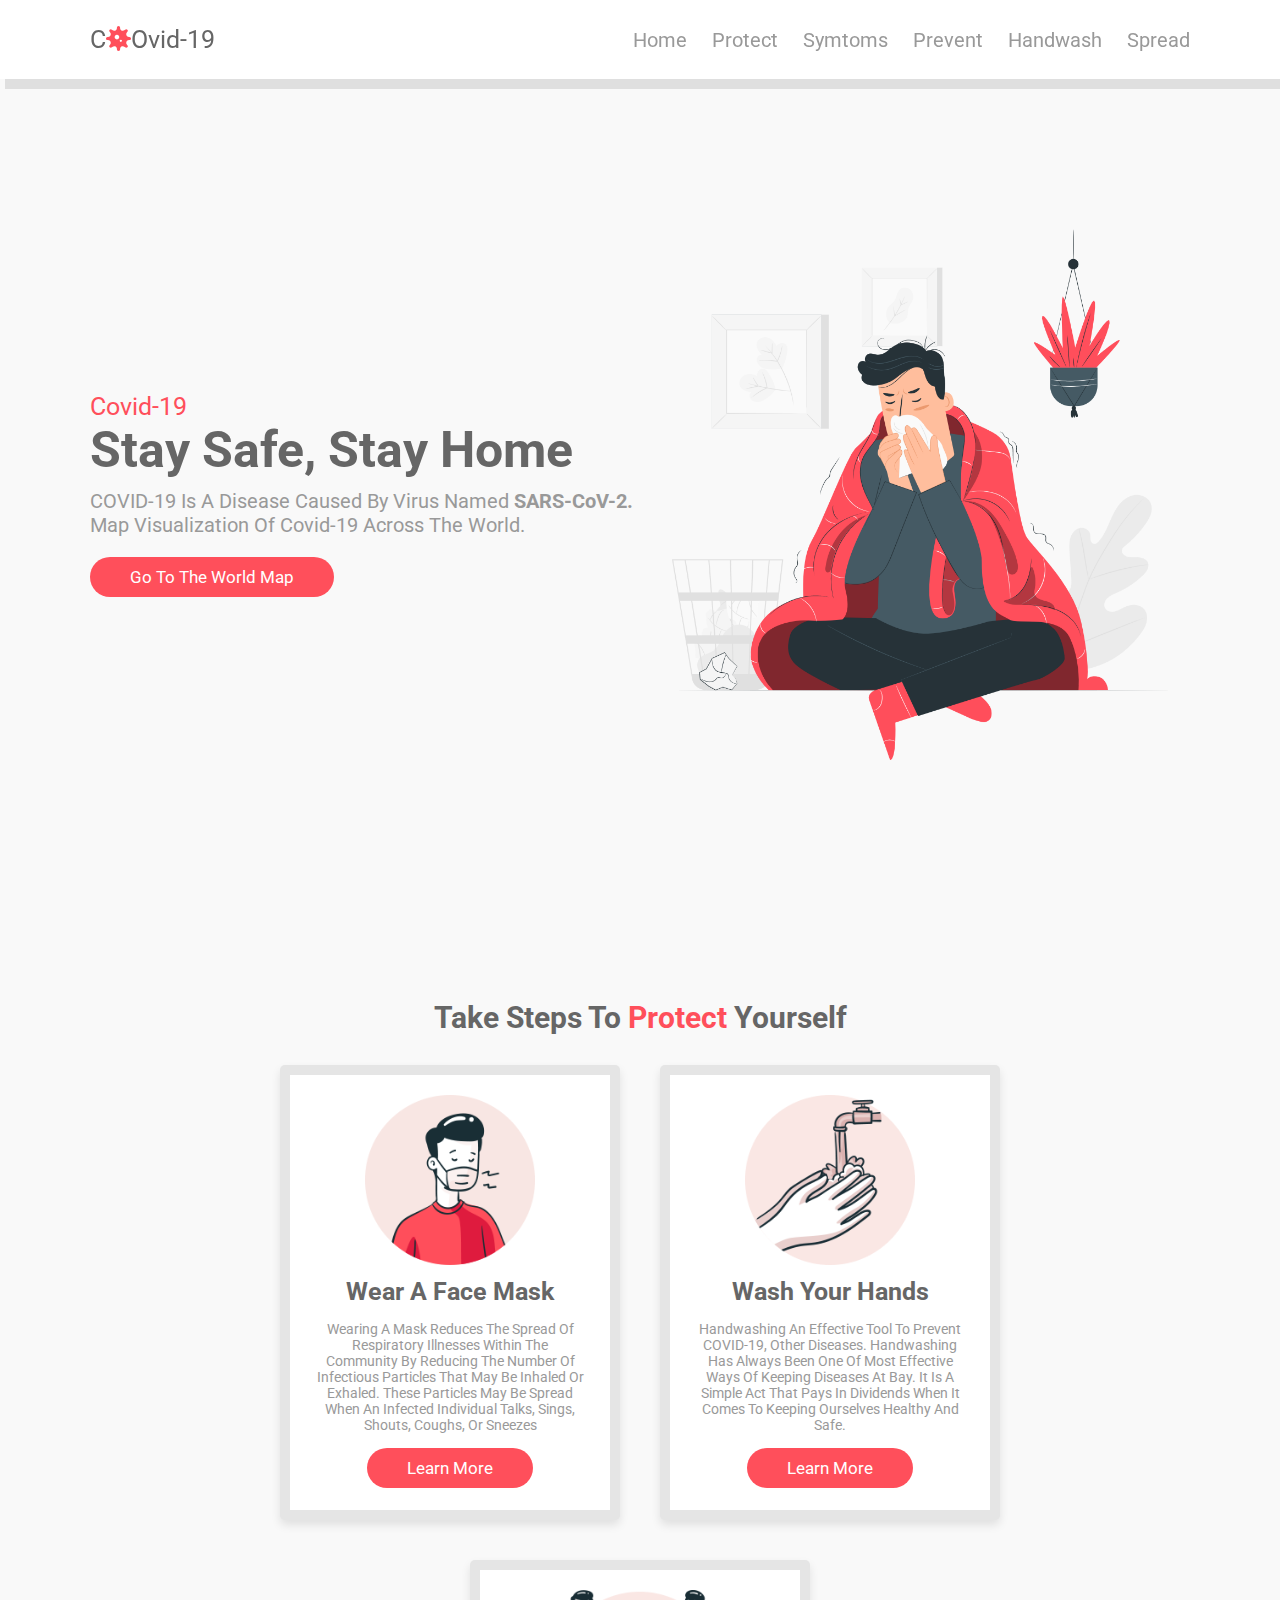
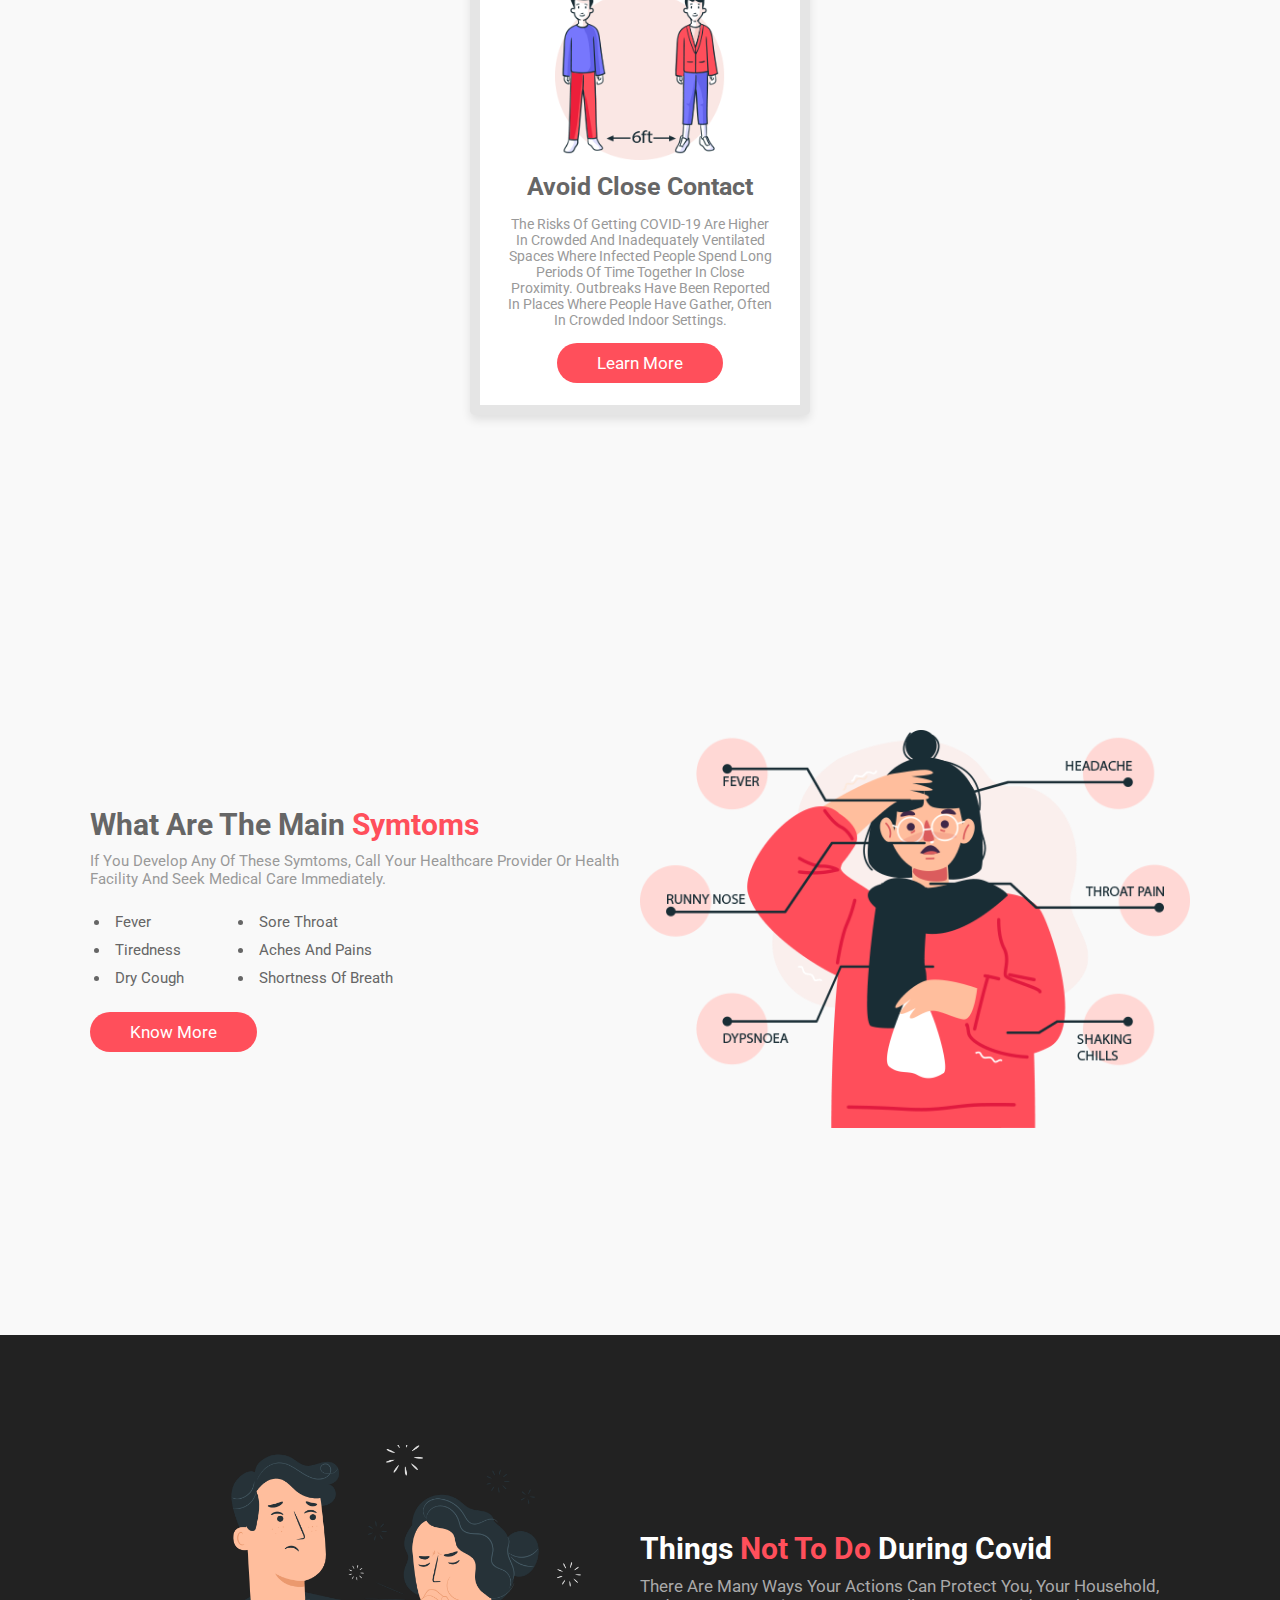
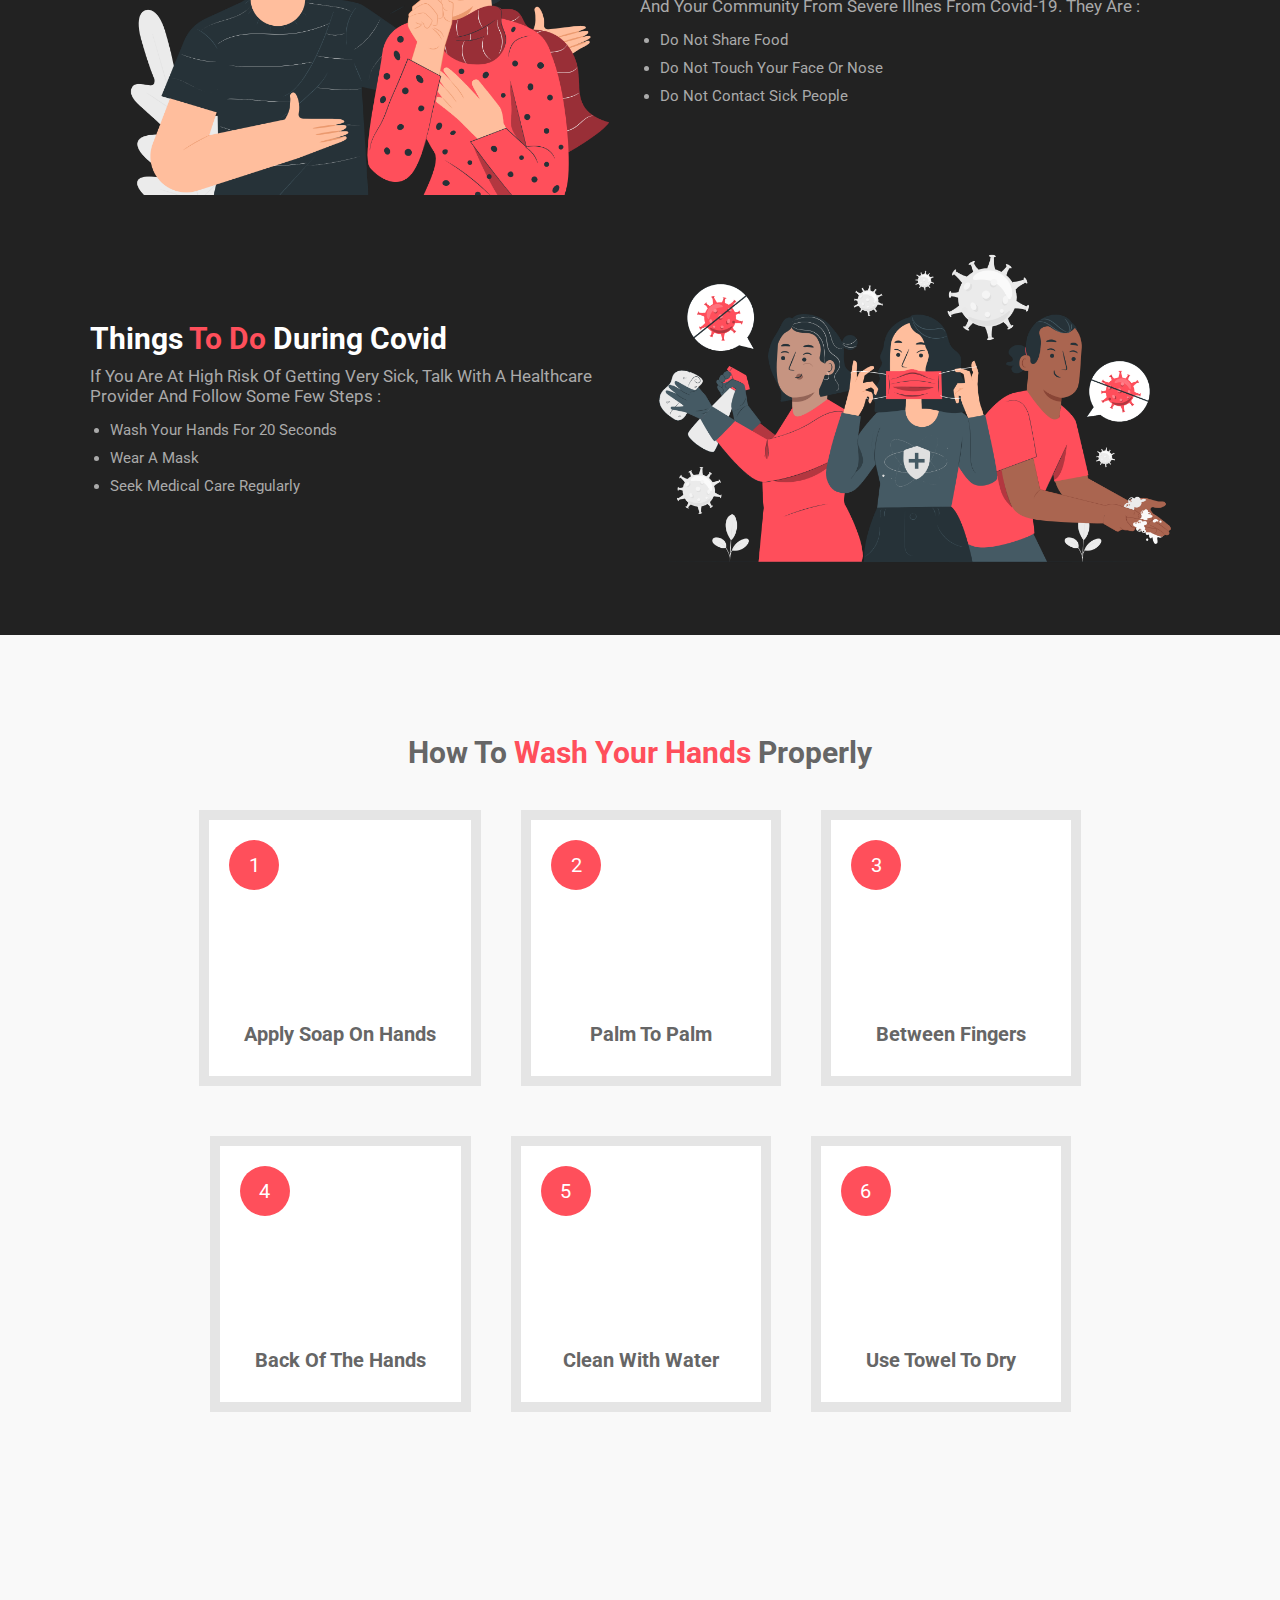
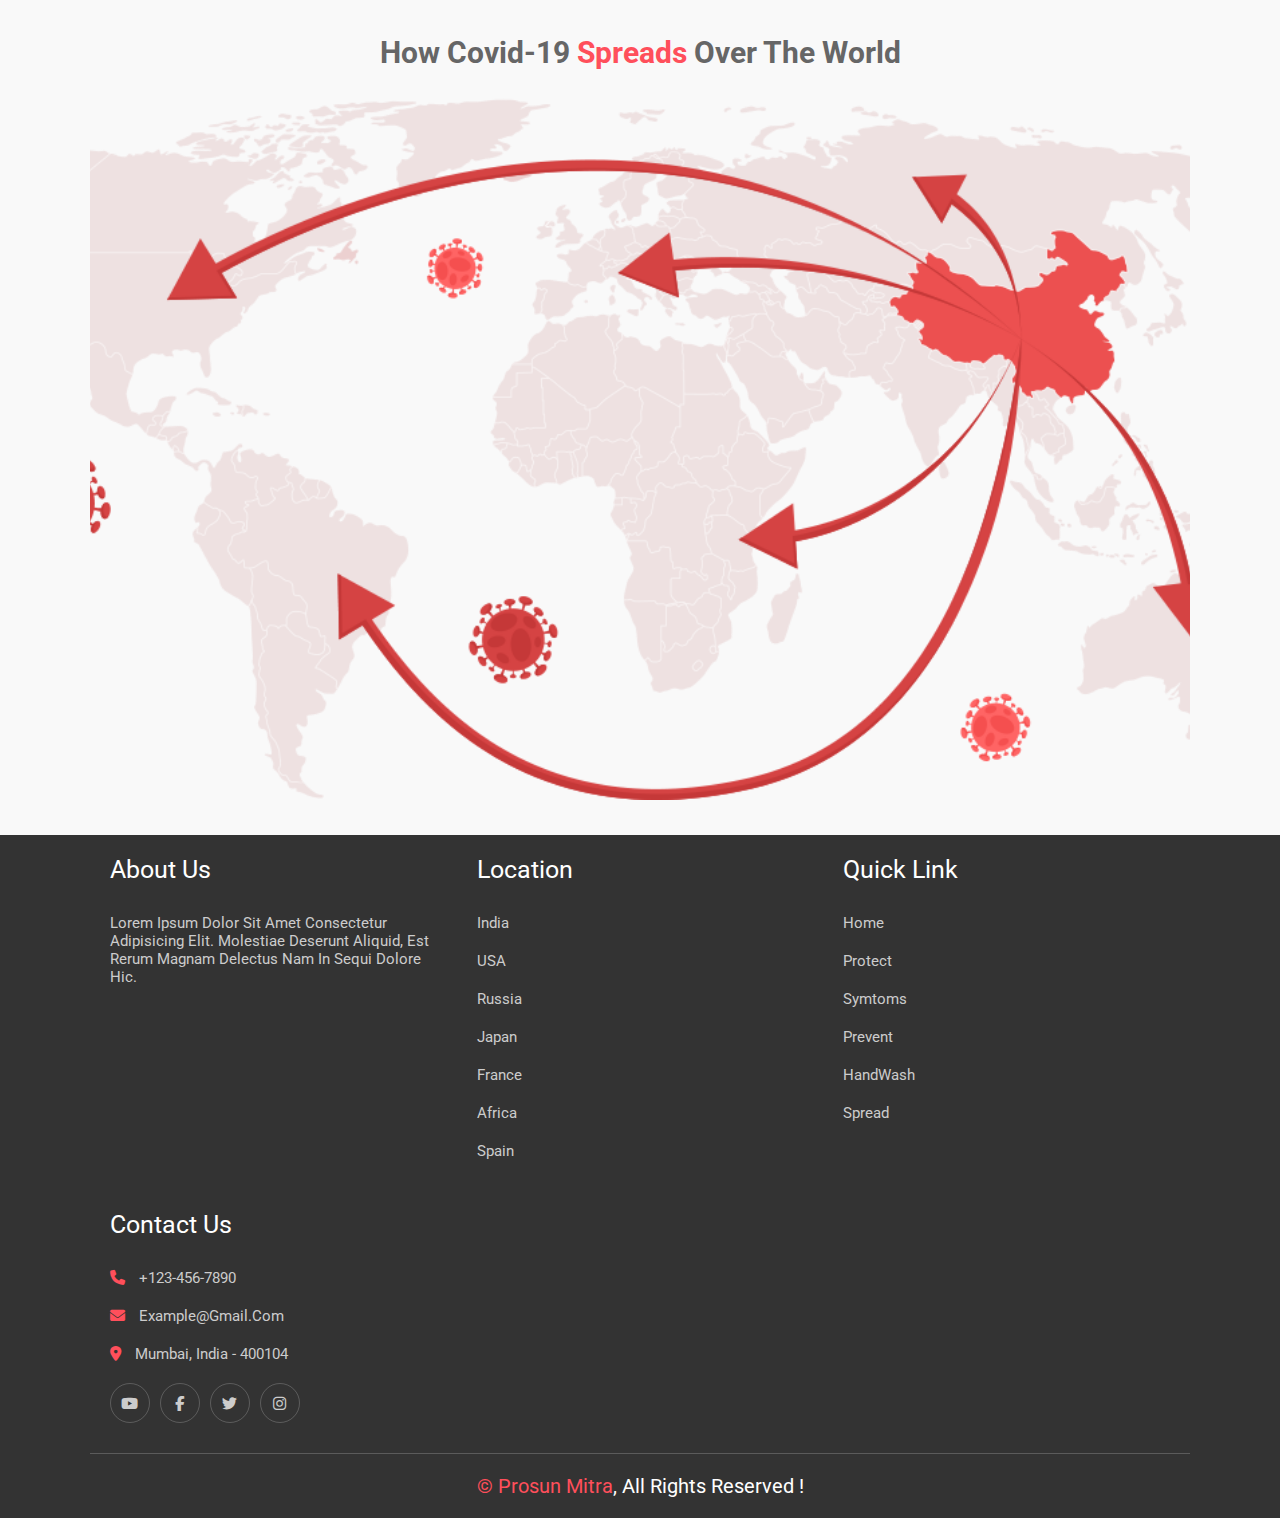
<file: index.html>
<!DOCTYPE html>
<html lang="en">
<head>
    <meta charset="UTF-8">
    <meta name="viewport" content="width=device-width, initial-scale=1.0">
    <title>Responsive Covid-19 Website</title>

    <!-- font awesome cdn link -->
    <link rel="stylesheet" href="https://cdnjs.cloudflare.com/ajax/libs/font-awesome/6.4.2/css/all.min.css">

    <!-- custom css file link -->
    <link rel="stylesheet" href="style.css">
    <link rel="shortcut icon" href="images/pandemic.png" type="image/x-icon">
</head>
<body>
    
    <!-- Header Section -->
    <header>
        <a href="#" class="logo">c<span class="fas fa-virus"></span>ovid-19</a>

        <div id="menu" class="fas fa-bars"></div>

        <nav class="navbar">
            <ul>
                <li><a class="active" href="#home">Home</a></li>
                <li><a href="#protect">Protect</a></li>
                <li><a href="#symtoms">Symtoms</a></li>
                <li><a href="#prevent">Prevent</a></li>
                <li><a href="#handwash">Handwash</a></li>
                <li><a href="#spread">Spread</a></li>
            </ul>


        </nav>
    </header>

    <!-- Home Section -->
    <section class="home" id="home">

        <div class="content">

            <span>Covid-19</span>
            <h3>Stay Safe, Stay Home</h3>
            <p>COVID-19 is a disease caused by virus named <strong>SARS-CoV-2.</strong> 
             Map visualization of Covid-19 across the world.</p>
             <!-- Dark Version -->
            <!-- <a href="https://coronamapprosun.netlify.app/" target="_blank" class="btn">Go to the World map</a> -->
            <!-- Light Version -->
            <a href="https://coronamap-light.netlify.app/" target="_blank" class="btn">Go to the World map</a>

        </div>
        
        <div class="image">
            <img src="images/home-img.png" alt="" loading="lazy">
        </div>

    </section>
    <!-- Home Section End -->

    <section class="protect" id="protect">
        <h1 class="heading">Take Steps to <span>Protect</span> Yourself</h1>

        <div class="box-container">
            <div class="box">
                <img src="images/protect-1.png" alt="" loading="lazy">
                <h3>Wear A Face Mask</h3>
                <p>Wearing a mask reduces the spread of respiratory illnesses within the community by  
                reducing the number of infectious particles that may be inhaled or exhaled. These particles 
                may be spread when an infected individual talks, sings, shouts, coughs, or sneezes</p>
                <a href="https://www.who.int/news-room/questions-and-answers/item/coronavirus-disease-covid-19-masks" 
                target="_blank" class="btn">Learn More</a>
            </div>
    
            <div class="box">
                <img src="images/protect-2.png" alt="" loading="lazy">
                <h3>Wash Your Hands</h3>
                <p>Handwashing an effective tool to prevent COVID-19, other diseases. Handwashing has always been 
                one of most effective ways of keeping diseases at bay. It is a simple act that pays in dividends 
                when it comes to keeping ourselves healthy and safe.</p>
                <a href="https://www.who.int/southeastasia/news/detail/15-10-2020-handwashing-an-effective-tool-to-prevent-covid-19-other-diseases" 
                target="_blank" class="btn">Learn More</a>
            </div>
    
            <div class="box">
                <img src="images/protect-3.png" alt="" loading="lazy">
                <h3>Avoid Close Contact</h3>
                <p>The risks of getting COVID-19 are higher in crowded and inadequately ventilated spaces where 
                infected people spend long periods of time together in close proximity. Outbreaks have been 
                reported in places where people have gather, often in crowded indoor settings.</p>
                <a href="https://www.who.int/news-room/questions-and-answers/item/coronavirus-disease-covid-19-small-public-gatherings"
                target="_blank" class="btn">Learn More</a>
            </div>
        </div>

    </section>

    <!-- Symtoms Section -->
    <section class="symtoms" id="symtoms">
        <div class="content">
            <h1 class="heading">What are the Main <span>Symtoms</span></h1>
            <p>If you develop any of these symtoms, call your healthcare provider or health facility and seek 
            medical care immediately.</p>
            <ul>
                <div class="one">
                    <li>Fever</li>
                    <li>Tiredness</li>
                    <li>Dry Cough</li>
                </div>
                <div class="two">
                    <li>Sore Throat</li>
                    <li>Aches and Pains</li>
                    <li>Shortness of Breath</li>
                </div>
            </ul>
            <a href="https://www.who.int/westernpacific/emergencies/covid-19/information/asymptomatic-covid-19" 
            target="_blank" class="btn">Know More</a>
        </div>
        <div class="image">
            <img src="images/symptoms-img.png" alt="" loading="lazy">
        </div>
    </section>

    <!-- Prevent Section -->

    <section class="prevent" id="prevent">

        <div class="row">

            <div class="image">
                <img src="images/dont-img.png" alt="" loading="lazy">
            </div>

            <div class="content">
                <h1 class="heading">Things <span>Not To Do</span> During Covid</h1>
                <p>there are many ways your actions can protect you, your household, and your community from 
                severe illnes from Covid-19. they are :</p>
                <ul>
                    <li>Do not Share Food</li>
                    <li>Do not Touch Your Face or Nose</li>
                    <li>Do not Contact Sick People</li>
                </ul>
            </div>
        </div>

        <div class="row">

            <div class="content">
                <h1 class="heading">Things <span>To Do</span> During Covid</h1>
                <p>if you are at high risk of getting very sick, talk with a healthcare provider and follow some few steps :</p>
                <ul>
                    <li>Wash Your Hands For 20 Seconds</li>
                    <li>Wear A Mask</li>
                    <li>Seek Medical Care Regularly</li>
                </ul>
            </div>

            <div class="image">
                <img src="images/do-img.png" alt="" loading="lazy">
            </div>

        </div>
    </section>

    <!-- HandWash Section -->
    <section class="handwash" id="handwash">

        <h1 class="heading">How to <span>Wash Your Hands</span> Properly</h1>

        <div class="box-container">

            <div class="box">
                <span>1</span>
                <img src="images/hadnwash-1.png" alt="" loading="lazy">
                <h3>Apply Soap on Hands</h3>
            </div>

            <div class="box">
                <span>2</span>
                <img src="images/hadnwash-2.png" alt="" loading="lazy">
                <h3>Palm to Palm</h3>
            </div>

            <div class="box">
                <span>3</span>
                <img src="images/hadnwash-3.png" alt="" loading="lazy">
                <h3>Between Fingers</h3>
            </div>

            <div class="box">
                <span>4</span>
                <img src="images/hadnwash-4.png" alt="" loading="lazy">
                <h3>Back of the Hands</h3>
            </div>

            <div class="box">
                <span>5</span>
                <img src="images/hadnwash-5.png" alt="" loading="lazy">
                <h3>Clean With Water</h3>
            </div>

            <div class="box">
                <span>6</span>
                <img src="images/hadnwash-6.png" alt="" loading="lazy">
                <h3>Use Towel To Dry</h3>
            </div>
        </div>
    </section>


    <!-- Spread Section -->

    <section class="spread" id="spread">
        <h1 class="heading">How Covid-19 <span>Spreads</span> Over The World</h1>
        <div class="image"></div>
    </section>

    <!-- Footer Section -->
    <section class="footer">
        <div class="box-container">

            <div class="box">
                <h3>About Us</h3>
                <p>Lorem ipsum dolor sit amet consectetur adipisicing elit. Molestiae deserunt aliquid, est rerum
                magnam delectus nam in sequi dolore hic.</p>
            </div>

            <div class="box">
                <h3>Location</h3>
                <a href="#">India</a>
                <a href="#">USA</a>
                <a href="#">Russia</a>
                <a href="#">Japan</a>
                <a href="#">France</a>
                <a href="#">Africa</a>
                <a href="#">Spain</a>
            </div>

            <div class="box">
                <h3>Quick Link</h3>
                <a href="#home">Home</a>
                <a href="#protect">Protect</a>
                <a href="#symtoms">Symtoms</a>
                <a href="#prevent">Prevent</a>
                <a href="#handwash">HandWash</a>
                <a href="#spread">Spread</a>
            </div>

            <div class="box">
                <h3>Contact Us</h3>
                <p> <i class="fas fa-phone"></i>  +123-456-7890</p>
                <p> <i class="fas fa-envelope"></i>  example@gmail.com</p>
                <p> <i class="fas fa-map-marker-alt"></i>  Mumbai, India - 400104</p>
                <div class="share">
                    <a href="#" class="fab fa-youtube"></a>
                    <a href="#" class="fab fa-facebook-f"></a>
                    <a href="#" class="fab fa-twitter"></a>
                    <a href="#" class="fab fa-instagram"></a>
                </div>
            </div>
        </div>

        <h1 class="credit"><a href="#">&copy Prosun Mitra</a>, All Rights Reserved !</h1>
    </section>


    <!-- Scroll Top -->
    <a href="#home" class="scroll-top">
        <img src="images/scroll-img.png" alt="" loading="lazy">
    </a>

    <!-- jquery cdn link -->
    <script src="https://cdnjs.cloudflare.com/ajax/libs/jquery/3.7.0/jquery.min.js"></script>

    <!-- custom js file link -->
    <script src="script.js"></script>
</body>
</html>
</file>
<file: style.css>
@import url('https://fonts.googleapis.com/css2?family=Roboto&family=Teko:wght@500&display=swap');

:root{
    --red:#FF4F5B;
}

*{
    font-family: 'Roboto', sans-serif;
    margin: 0;
    padding: 0;
    box-sizing: border-box;
    outline: none; border: none;
    text-decoration: none;
    transition:all .3s cubic-bezier(.16,.8,.62,1.52);
    text-transform: capitalize;
}

*::section{
    background: var(--red);
    color: #fff;
}

html{
    font-size: 62.5%;
    overflow-x: hidden;
}

html::-webkit-scrollbar{
    width: 1.3rem;
}

html::-webkit-scrollbar-track{
    background: #000;
}

html::-webkit-scrollbar-thumb{
    background: var(--red);
}

body{
    background: #f9f9f9;
}

section{
    min-height: 100vh;
    padding: 0 7%;
    padding-top: 9rem;
}

.btn{
    display: inline-block;
    margin-top: 1rem;
    padding: 1rem 4rem;
    border-radius: 5rem;
    background: var(--red);
    color: #fff;
    overflow: hidden;
    position: relative;
    z-index: 0;
    font-size: 1.7rem;
}

.btn::before{
    content: '';
    position: absolute;
    top:0;left: 0;
    height: 100%;
    width: 100%;
    z-index: -1;
    background-color: #444;
    clip-path: polygon(0 0, 100% 0, 0 0,0% 100%);
    transition: .3s linear;
}

.btn:hover::before{
    clip-path: polygon(0 0, 100% 0, 100% 100%,0% 100%);
}

.heading{
    font-size: 3rem;
    color: #666;
}

.heading span{
    color: var(--red);
}

header{
    width: 100%;
    background: #fff;
    display:flex;
    align-items: center;
    justify-content: space-between;
    position: fixed;
    top: 0;left: 0;
    z-index: 1000;
    padding: 2.5rem 7%;
    box-shadow: 0.5rem 1rem rgba(0,0,0,.1);
}

header .logo{
    font-size: 2.5rem;
    color: #666;
}

header .logo span{
    color: var(--red);
}

header .navbar ul{
    display:flex;
    align-items: center;
    justify-content: center;
    list-style: none;
}

header .navbar ul li{
    margin-left: 2.5rem;
}

header .navbar ul li a{
    color: #999;
    font-size: 2rem;
}

header .navbar ul li a:active,
header .navbar ul li a:hover{
    color: var(--red);
    border-bottom: .2rem solid var(--red);
    padding: .7rem 0;
}

#menu{
    font-size: 3rem;
    color: #999;
    cursor: pointer;
    display: none;
}

.home{
    display: flex;
    align-items: center;
    justify-content: center;
    flex-wrap: wrap;
}

.home .image{
    flex: 1 1 40rem;
}

.home .image img{
    width: 100%;
}

.home .content{
    flex: 1 1 40rem;
}

.home .content span{
    color: var(--red);
    font-size: 2.5rem;
}

.home .content h3{
    color: #666;
    font-size: 5rem;
}

.home .content p{
    color: #999;
    font-size: 2rem;
    padding: 1rem 0;
}

.protect .heading{
    text-align: center;
    padding: 1rem;
}

.protect .box-container{
    display: flex;
    align-items: center;
    justify-content: center;
    flex-wrap: wrap;
}

.protect .box-container .box{
    background: #fff;
    border: 1rem solid rgba(0,0,0,.1);
    padding: 2rem;
    margin: 2rem;
    width: 34rem;
    border-radius: .5rem;
    box-shadow: 0 .5rem 1rem rgba(0,0,0,.1);
    text-align: center;
}

.protect .box-container .box img{
    height: 17rem;
    width: 17rem;
}

.protect .box-container .box h3{
    font-size: 2.5rem;
    color: #666;
    padding: 1rem 0;
}

.protect .box-container .box p{
    font-size: 1.4rem;
    color: #999;
    padding: .5rem;
}

.protect .box-container .box:hover{
    transform: translateY(-1rem);
}

.symtoms{
    display: flex;
    align-items: center;
    justify-content: center;
    flex-wrap: wrap;
}

.symtoms .content{
    flex: 1 1 40rem;
}


.symtoms .image{
    flex: 1 1 40rem;
}

.symtoms .image img{
    width: 100%;
}

.symtoms .content p{
    font-size: 1.5rem;
    color: #999;
    padding: 1rem 0;
}

.symtoms .content ul{
    display: flex;
    flex-wrap: wrap;
    padding: 1rem 0;
}

.symtoms .content ul .two{
    padding-left: 4.5rem;
}

.symtoms .content ul li{
    margin-left: 2rem;
    font-size: 1.5rem;
    color: #666;
    padding: .5rem;
}

.prevent{
    background: #222;
}

.prevent .row{
    display: flex;
    align-items: center;
    justify-content: center;
    flex-wrap: wrap;
    padding: 2rem 0;
}

.prevent .row .image{
    flex: 1 1 37rem;
    height: 35rem;
    text-align: center;
}

.prevent .row .image img{
    height: 100%;
    width: 100%;
    object-fit: cover;
}

.prevent .row .content{
    padding: 2rem 0;
    flex: 1 1 37rem;
}

.prevent .row .content .heading{
    color: #fff;
}

.prevent .row .content p{
    font-size: 1.7rem;
    color: #aaa;
    padding: 1rem 0;
}

.prevent .row .content ul li{
    margin-left: 2rem;
    font-size: 1.5rem;
    color: #aaa;
    padding: .5rem 0;
}

.handwash .heading{
    text-align: center;
    padding: 1rem;
}

.handwash .box-container{
    display: flex;
    align-items: center;
    justify-content: center;
    flex-wrap: wrap;
}

.handwash .box-container .box{
    background: #fff;
    border: 1rem solid rgba(0,0,0,.1);
    margin: 2rem;
    margin-top: 3rem;
    padding: 2rem 3.5rem;
    text-align: center;
    position: relative;
}

.handwash .box-container .box img{
    height: 17rem;
    width: 17rem;
}

.handwash .box-container .box h3{
    font-size: 2rem;
    color: #666;
    padding: 1rem 0;
}

.handwash .box-container .box span{
    display: block;
    position: absolute;
    top: 2rem; left: 2rem;
    height: 5rem; width: 5rem;
    line-height: 5rem;
    font-size: 2rem;
    color: #fff;
    background: var(--red);
    border-radius: 5rem;
}

.spread .heading{
    text-align: center;
    padding: 1rem;
}

.spread .image{
    height: 80vh;
    width: 100%;
    background: url(./images/map.png) no-repeat;
    background-size: cover;
    background-position: center;

}

.footer{
    min-height: auto;
    padding-top: 0;
    background: #333;
}

.footer .box-container{
    display: flex;
    justify-content: center;
    flex-wrap: wrap;
}

.footer .box-container .box{
    flex: 1 1 25rem;
    margin: 2rem;
}

.footer .box-container .box h3{
    font-size: 2.5rem;
    color: #fff;
    padding-bottom: 2rem;
    font-weight: normal;
}

.footer .box-container .box p{
    font-size: 1.5rem;
    color: #ccc;
    padding: 1rem 0;
}

.footer .box-container .box p i{
    padding-right: 1rem;
    color: var(--red);
}

.footer .box-container .box a{
    font-size: 1.5rem;
    color: #ccc;
    padding: 1rem 0;
    display: block;
}

.footer .box-container .box a:hover{
    color: var(--red);
}

.footer .box-container .box .share{
    display: flex;
    flex-wrap: wrap;
    padding: 1rem 0;
}

.footer .box-container .box .share a{
    height:4rem;
    width:4rem;
    line-height: 2rem;
    text-align: center;
    border-radius: 5rem;
    border:.1rem solid #fff3;
    margin-right: 1rem;
}

.footer .box-container .box .share a:hover{
    background: #fff;
}

.footer .credit{
    padding: 2rem 1rem;
    text-align: center;
    color: #fff;
    font-weight: normal;
    font-size: 2rem;
    border-top: .1rem solid #fff3;
}

.footer .credit a{
    color: var(--red);
}

.scroll-top{
    position: fixed;
    bottom: 7.5rem; right: 2rem;
    z-index: 100;
    display: none;
}

.scroll-top img{
    height: 7rem;
}


/* media queries */

@media(max-width:991px){
    html{
        font-size: 5%;
    }
}

@media(max-width:768px){
    #menu{
        display: block;
    }
    header .navbar{
        position: fixed;
        top: 8rem;left: -120%;
        height: 100%;
        width: 100%;
        background: #eee;
        border-top: .2rem solid rgba(0,0,0,.1);
    }

    header .navbar ul{
        flex-flow: column;
        padding: 2rem;
    }

    header .navbar ul li{
        text-align: center;
        width: 100%;
        margin: 1rem 0;
    }

    header .navbar ul li a{
        display: block;
        padding:1rem;
    }

    header .navbar ul li a.active,
    header .navbar ul li a:hover{
        padding: 1rem;
        background: var(--red);
        color:#fff;
        border: none;
        border-radius: 5rem;
    }

    .fa-times{
        transform: rotate(180deg);
    }

    header .navbar.nav-toggle{
        left: 0;
    }

    .home .content{
        text-align: center;
    }

    .prevent .row:last-child{
    flex-flow: column-reverse;
    }
}


@media(max-width:500px){
    html{
        font-size: 50%;
    }
    section{
        padding: 0.3%;
        padding-top: 9rem;
    }
}
</file>
